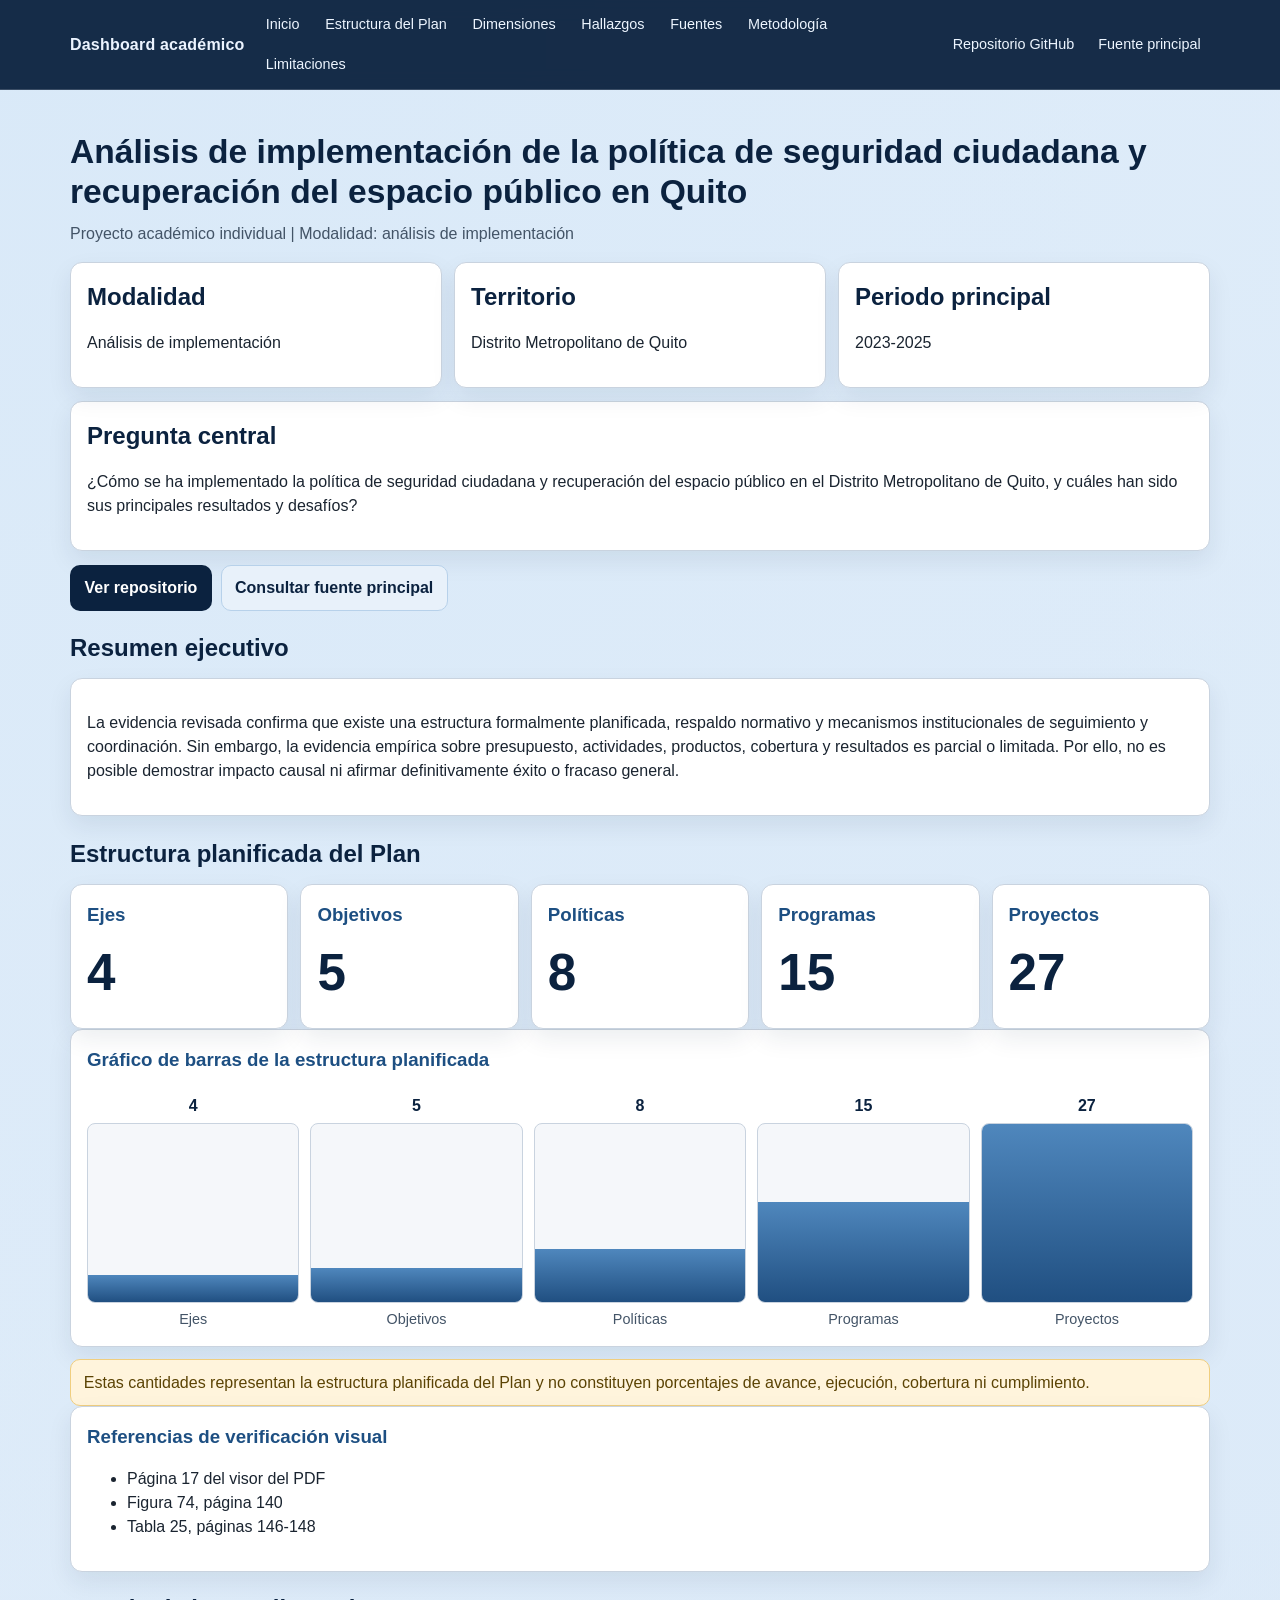
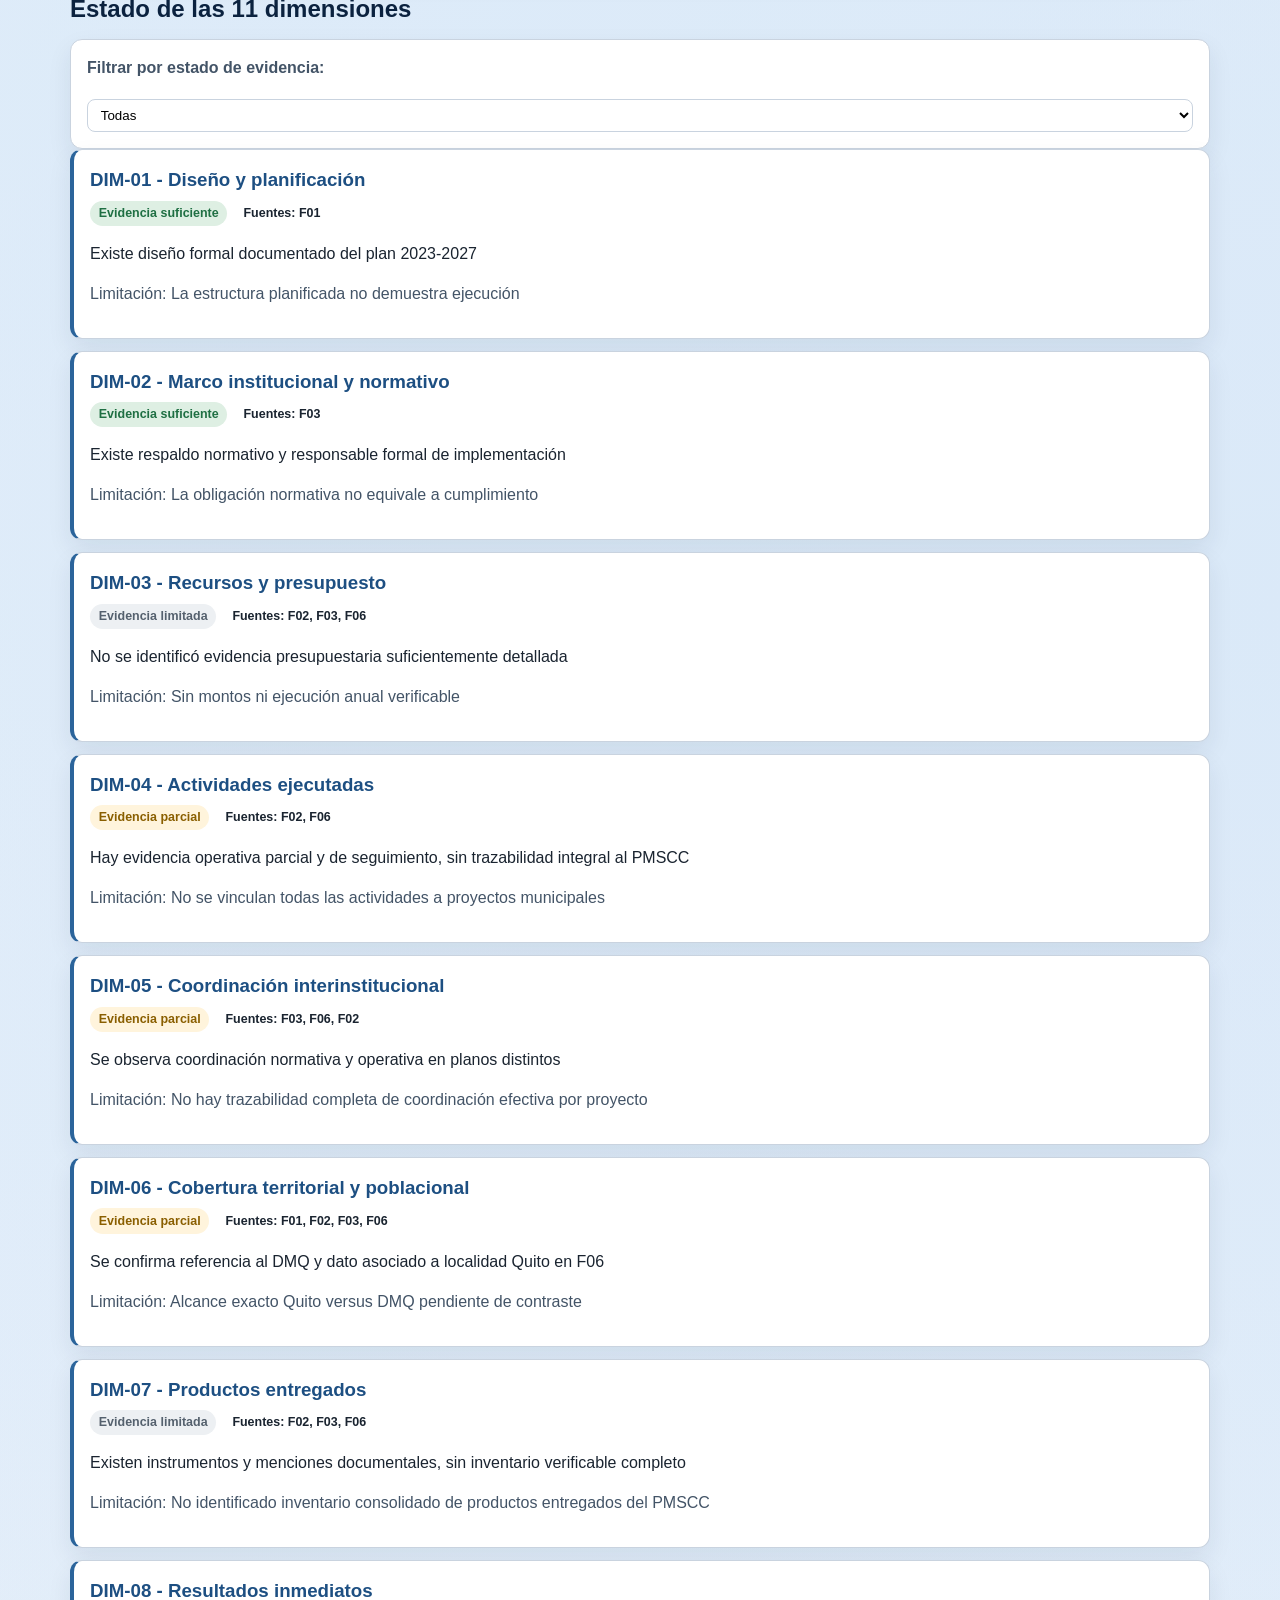
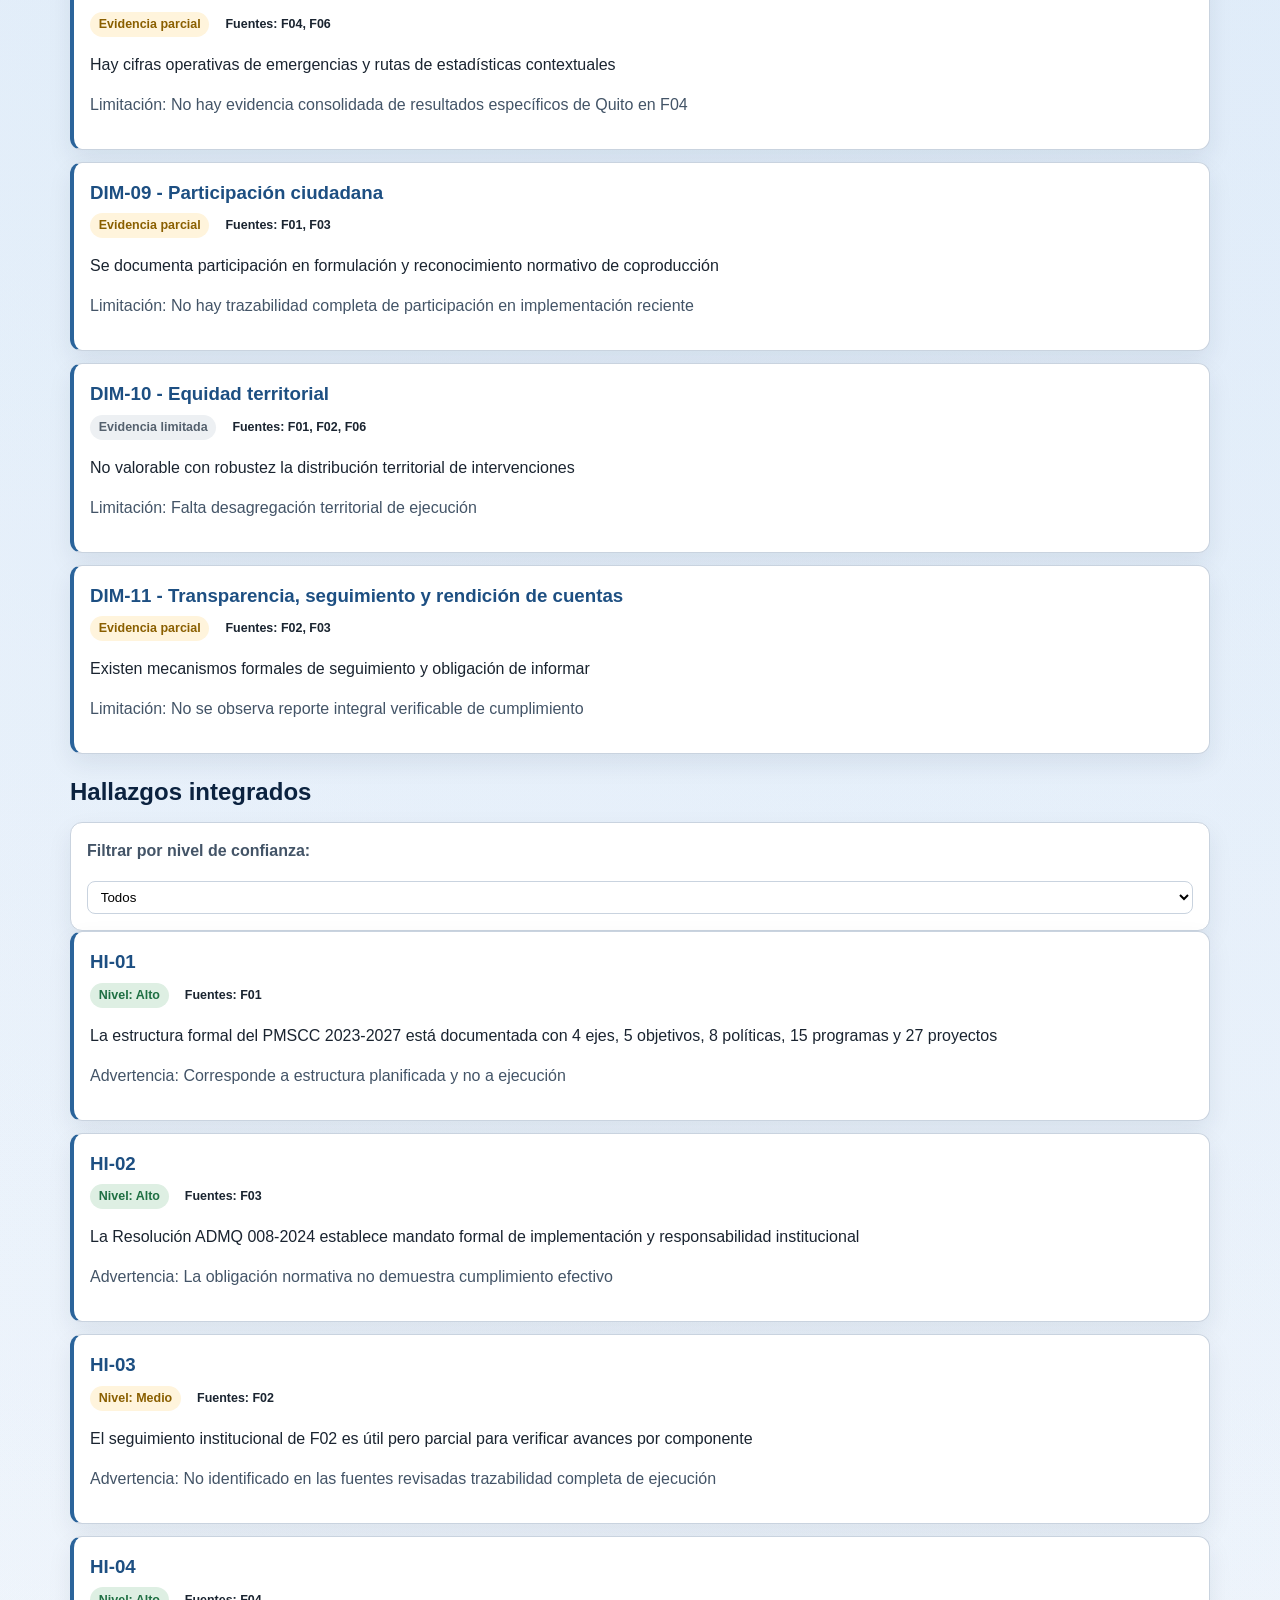
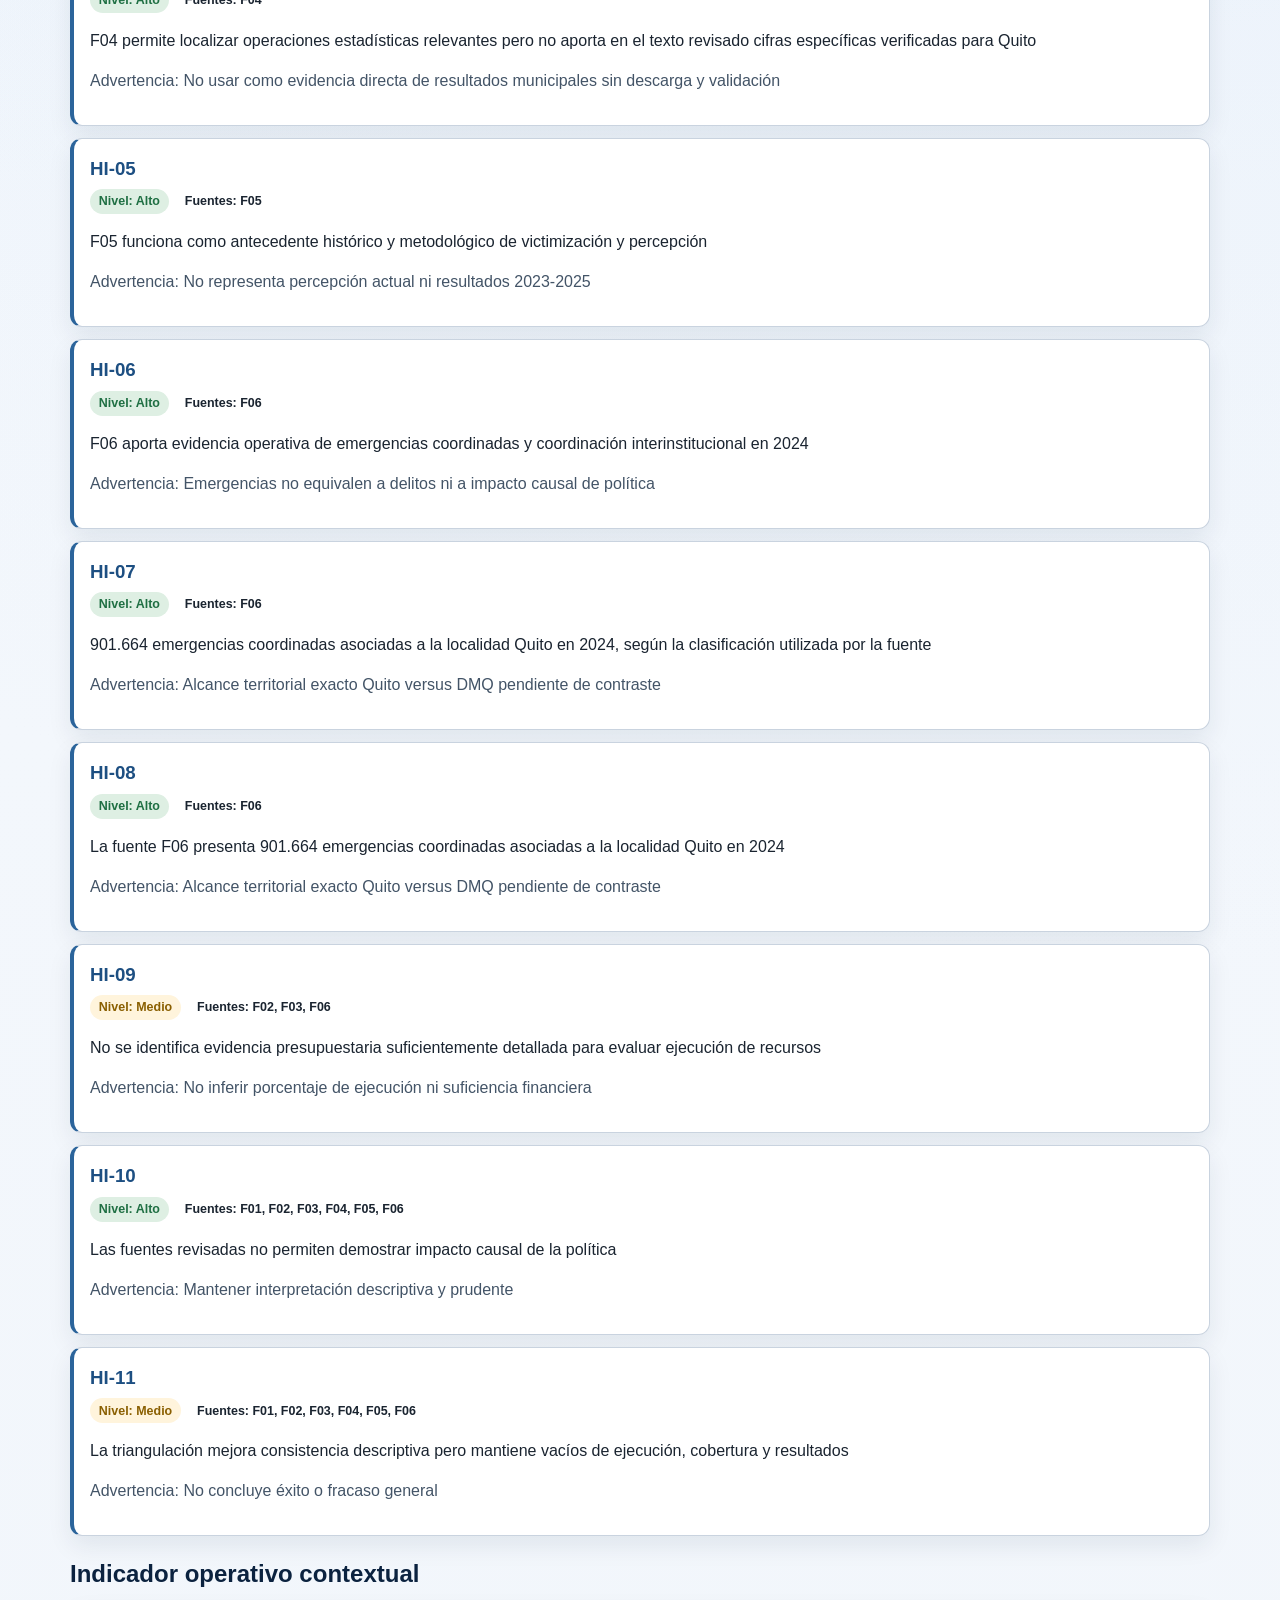
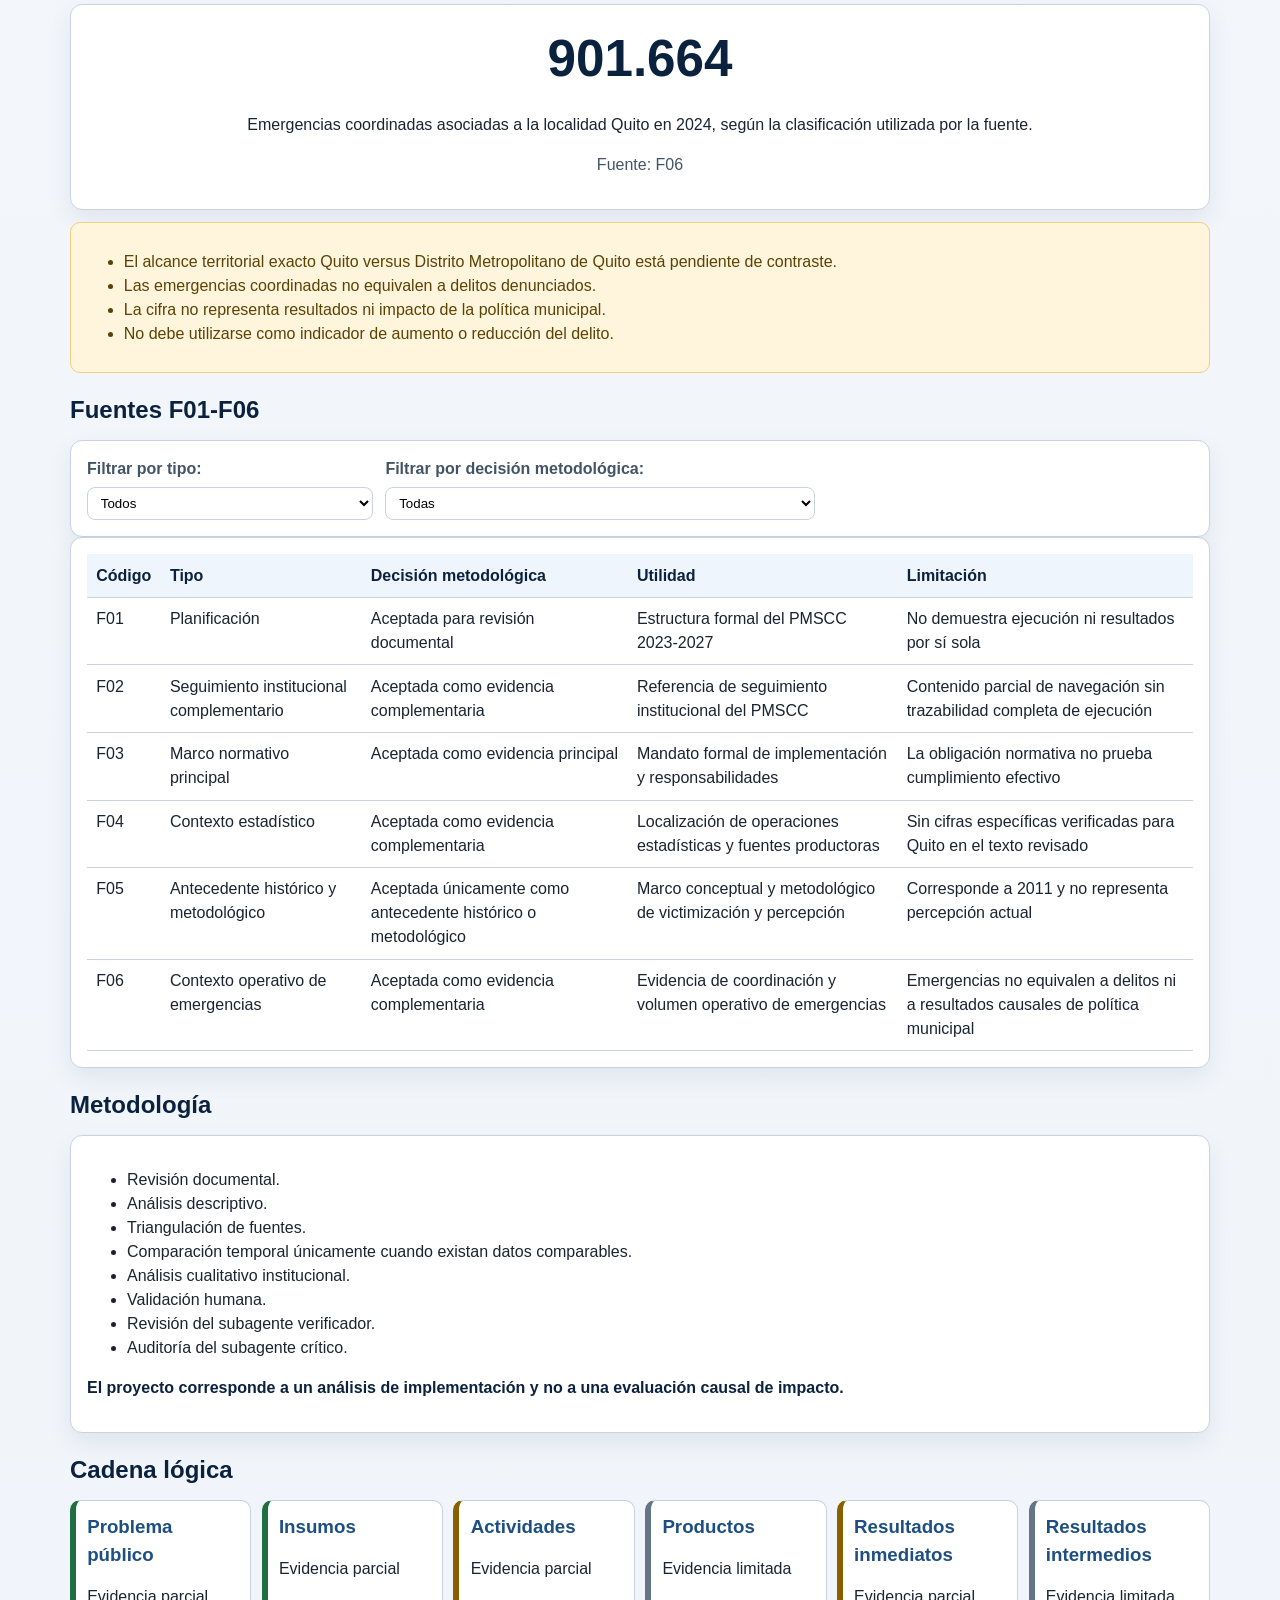
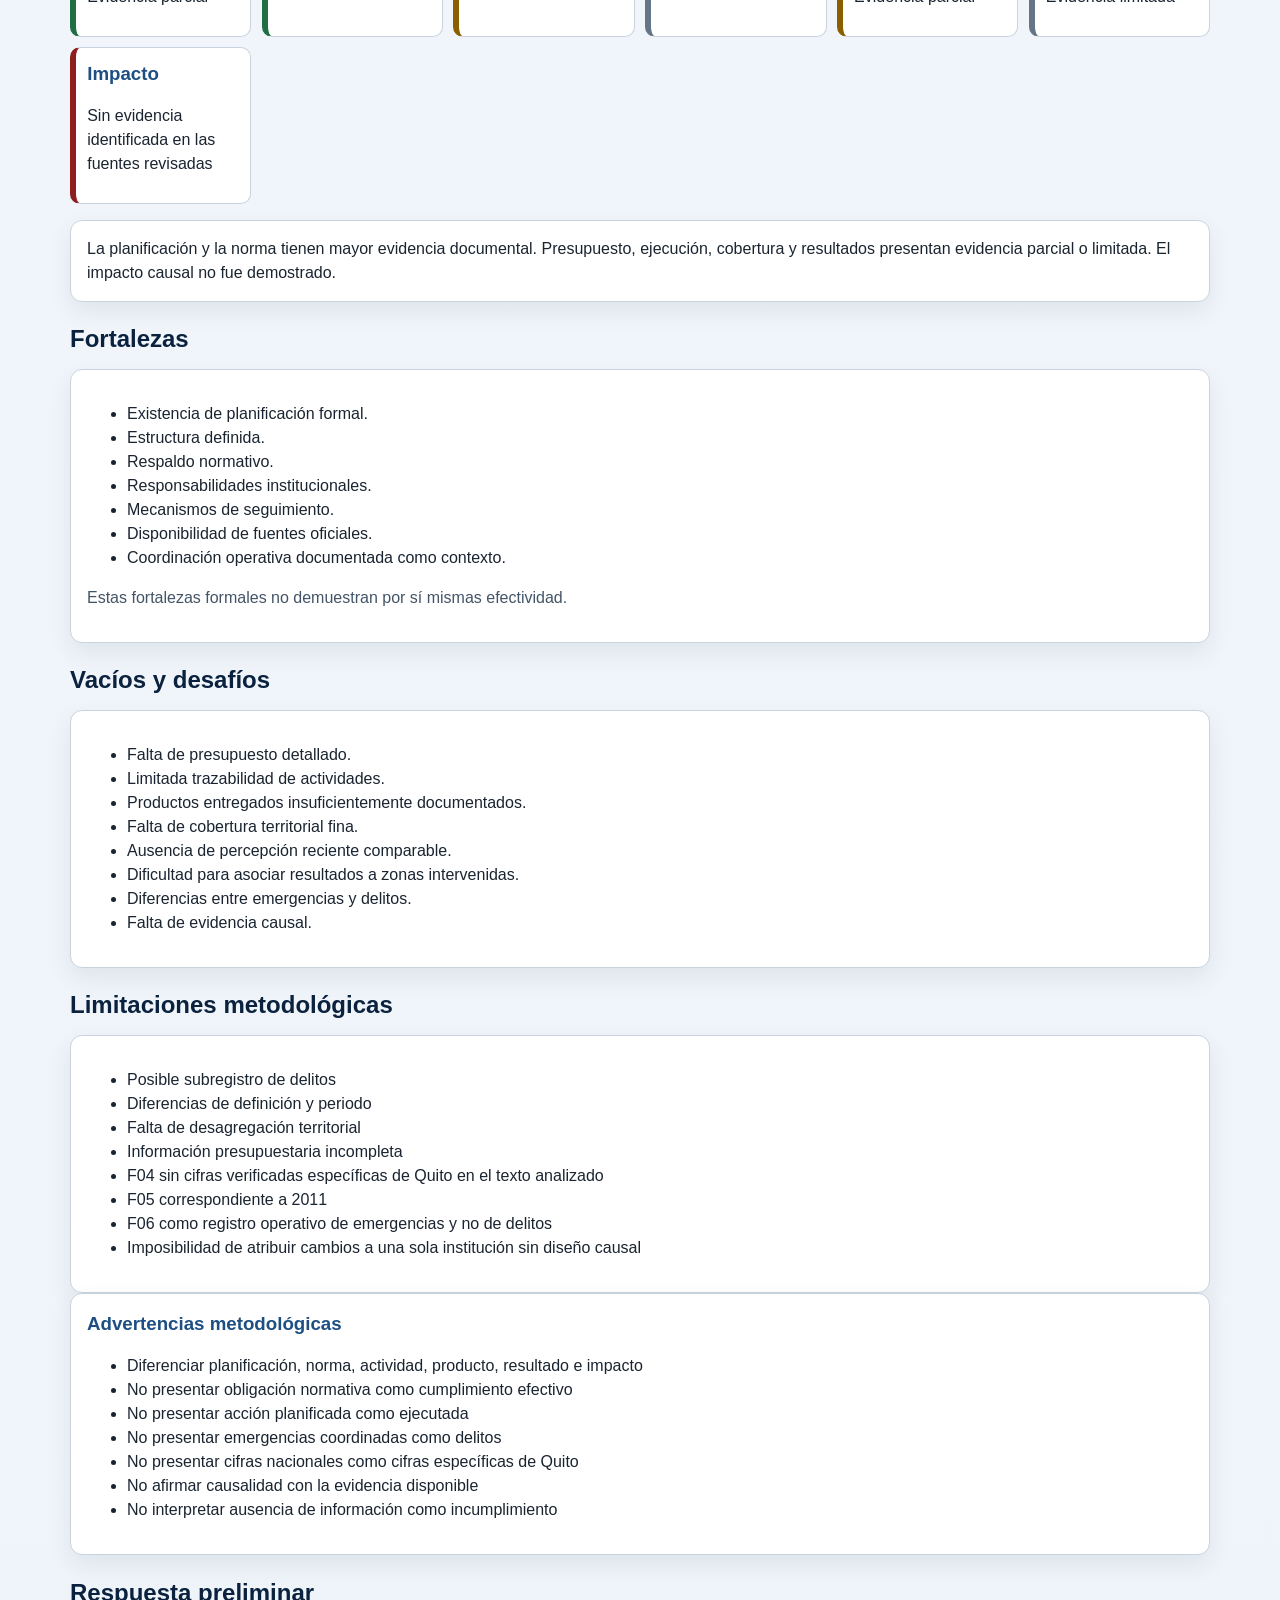
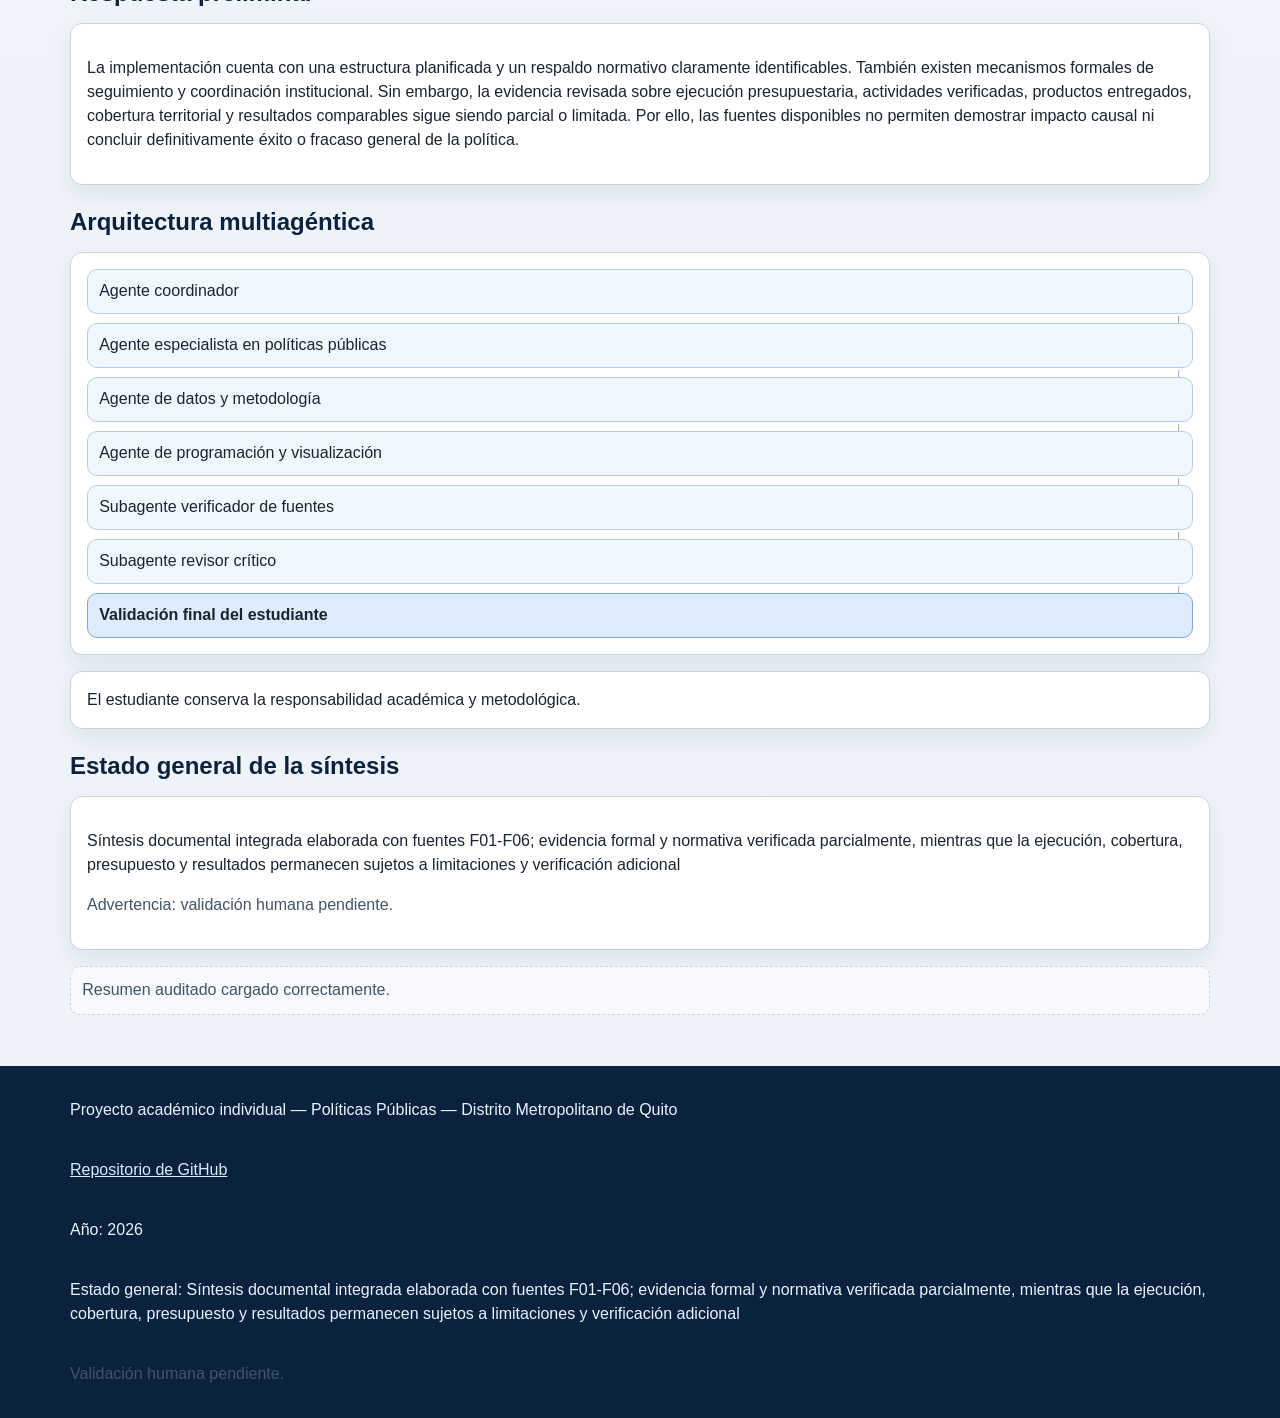
<file: dashboard/index.html>
<!doctype html>
<html lang="es">
<head>
  <meta charset="utf-8" />
  <meta name="viewport" content="width=device-width, initial-scale=1" />
  <title>Análisis de implementación de la política de seguridad ciudadana y recuperación del espacio público en Quito</title>
  <meta name="description" content="Dashboard académico sobre implementación de política pública en el Distrito Metropolitano de Quito." />
  <link rel="stylesheet" href="styles.css" />
</head>
<body>
  <a class="skip-link" href="#inicio">Saltar al contenido</a>

  <header class="topbar" role="banner">
    <div class="wrap topbar-inner">
      <div class="brand">Dashboard académico</div>

      <button id="menuToggle" class="menu-toggle" type="button" aria-expanded="false" aria-controls="mainNav">
        Menú
      </button>

      <nav id="mainNav" class="main-nav" aria-label="Navegación principal">
        <a href="#inicio">Inicio</a>
        <a href="#estructura-plan">Estructura del Plan</a>
        <a href="#dimensiones">Dimensiones</a>
        <a href="#hallazgos">Hallazgos</a>
        <a href="#fuentes">Fuentes</a>
        <a href="#metodologia">Metodología</a>
        <a href="#limitaciones">Limitaciones</a>
      </nav>

      <div class="top-links">
        <a class="top-link" href="https://github.com/danny19052005/ProyectoFinal_PoliticasPublicas" target="_blank" rel="noopener noreferrer">Repositorio GitHub</a>
        <a class="top-link" href="https://seguridad.quito.gob.ec/wp-content/uploads/2024/12/Plan-Metropolitano-de-Seguridad-Ciudadana-Version-Web.pdf" target="_blank" rel="noopener noreferrer">Fuente principal</a>
      </div>
    </div>
  </header>

  <main class="wrap">
    <section id="inicio" class="section portada" aria-labelledby="titleMain">
      <h1 id="titleMain">Análisis de implementación de la política de seguridad ciudadana y recuperación del espacio público en Quito</h1>
      <p class="sub">Proyecto académico individual | Modalidad: análisis de implementación</p>

      <div class="meta-grid">
        <article class="card"><h2>Modalidad</h2><p id="metaModalidad">Análisis de implementación</p></article>
        <article class="card"><h2>Territorio</h2><p id="metaTerritorio">Distrito Metropolitano de Quito</p></article>
        <article class="card"><h2>Periodo principal</h2><p id="metaPeriodo">2023-2025</p></article>
      </div>

      <article class="card question-card">
        <h2>Pregunta central</h2>
        <p id="preguntaCentral">¿Cómo se ha implementado la política de seguridad ciudadana y recuperación del espacio público en el Distrito Metropolitano de Quito, y cuáles han sido sus principales resultados y desafíos?</p>
      </article>

      <div class="hero-actions">
        <a class="btn primary" href="https://github.com/danny19052005/ProyectoFinal_PoliticasPublicas" target="_blank" rel="noopener noreferrer">Ver repositorio</a>
        <a class="btn secondary" href="https://seguridad.quito.gob.ec/wp-content/uploads/2024/12/Plan-Metropolitano-de-Seguridad-Ciudadana-Version-Web.pdf" target="_blank" rel="noopener noreferrer">Consultar fuente principal</a>
      </div>
    </section>

    <section id="resumen-ejecutivo" class="section" aria-labelledby="resumenTitle">
      <h2 id="resumenTitle">Resumen ejecutivo</h2>
      <article class="card">
        <p>
          La evidencia revisada confirma que existe una estructura formalmente planificada, respaldo normativo y mecanismos institucionales de seguimiento y coordinación. Sin embargo, la evidencia empírica sobre presupuesto, actividades, productos, cobertura y resultados es parcial o limitada. Por ello, no es posible demostrar impacto causal ni afirmar definitivamente éxito o fracaso general.
        </p>
      </article>
    </section>

    <section id="estructura-plan" class="section" aria-labelledby="estructuraTitle">
      <h2 id="estructuraTitle">Estructura planificada del Plan</h2>
      <div id="estructuraCards" class="cards five"></div>

      <article class="card">
        <h3>Gráfico de barras de la estructura planificada</h3>
        <div id="estructuraBars" class="bar-chart" role="img" aria-label="Gráfico de barras de ejes, objetivos, políticas, programas y proyectos"></div>
      </article>

      <div class="alert warning">
        Estas cantidades representan la estructura planificada del Plan y no constituyen porcentajes de avance, ejecución, cobertura ni cumplimiento.
      </div>

      <article class="card">
        <h3>Referencias de verificación visual</h3>
        <ul id="estructuraReferencias"></ul>
      </article>
    </section>

    <section id="dimensiones" class="section" aria-labelledby="dimensionesTitle">
      <h2 id="dimensionesTitle">Estado de las 11 dimensiones</h2>
      <div class="card filter-box">
        <label for="filterDimensionEstado">Filtrar por estado de evidencia:</label>
        <select id="filterDimensionEstado">
          <option value="all">Todas</option>
          <option value="Evidencia suficiente">Evidencia suficiente</option>
          <option value="Evidencia parcial">Evidencia parcial</option>
          <option value="Evidencia limitada">Evidencia limitada</option>
          <option value="Sin evidencia identificada en las fuentes revisadas">Sin evidencia identificada en las fuentes revisadas</option>
        </select>
      </div>
      <div id="dimensionesList" class="cards"></div>
      <p id="dimensionesEmpty" class="empty hidden">No hay dimensiones para el filtro seleccionado.</p>
    </section>

    <section id="hallazgos" class="section" aria-labelledby="hallazgosTitle">
      <h2 id="hallazgosTitle">Hallazgos integrados</h2>
      <div class="card filter-box">
        <label for="filterHallazgoNivel">Filtrar por nivel de confianza:</label>
        <select id="filterHallazgoNivel">
          <option value="all">Todos</option>
          <option value="Alto">Alto</option>
          <option value="Medio">Medio</option>
          <option value="Bajo">Bajo</option>
        </select>
      </div>
      <div id="hallazgosList" class="cards"></div>
      <p id="hallazgosEmpty" class="empty hidden">No hay hallazgos para el filtro seleccionado.</p>
    </section>

    <section id="indicador-contextual" class="section" aria-labelledby="indicadorTitle">
      <h2 id="indicadorTitle">Indicador operativo contextual</h2>
      <article class="card indicador-card">
        <p class="big-number" id="indicadorValor">901.664</p>
        <p id="indicadorDescripcion">Emergencias coordinadas asociadas a la localidad Quito en 2024, según la clasificación utilizada por la fuente.</p>
        <p class="muted">Fuente: <span id="indicadorFuente">F06</span></p>
      </article>
      <div class="alert warning">
        <ul>
          <li>El alcance territorial exacto Quito versus Distrito Metropolitano de Quito está pendiente de contraste.</li>
          <li>Las emergencias coordinadas no equivalen a delitos denunciados.</li>
          <li>La cifra no representa resultados ni impacto de la política municipal.</li>
          <li>No debe utilizarse como indicador de aumento o reducción del delito.</li>
        </ul>
      </div>
    </section>

    <section id="fuentes" class="section" aria-labelledby="fuentesTitle">
      <h2 id="fuentesTitle">Fuentes F01-F06</h2>
      <div class="card filter-grid">
        <div>
          <label for="filterFuenteTipo">Filtrar por tipo:</label>
          <select id="filterFuenteTipo">
            <option value="all">Todos</option>
          </select>
        </div>
        <div>
          <label for="filterFuenteDecision">Filtrar por decisión metodológica:</label>
          <select id="filterFuenteDecision">
            <option value="all">Todas</option>
          </select>
        </div>
      </div>
      <div class="card table-wrap">
        <table>
          <thead>
            <tr>
              <th>Código</th>
              <th>Tipo</th>
              <th>Decisión metodológica</th>
              <th>Utilidad</th>
              <th>Limitación</th>
            </tr>
          </thead>
          <tbody id="fuentesBody"></tbody>
        </table>
      </div>
      <p id="fuentesEmpty" class="empty hidden">No hay fuentes para los filtros seleccionados.</p>
    </section>

    <section id="metodologia" class="section" aria-labelledby="metodologiaTitle">
      <h2 id="metodologiaTitle">Metodología</h2>
      <article class="card">
        <ul>
          <li>Revisión documental.</li>
          <li>Análisis descriptivo.</li>
          <li>Triangulación de fuentes.</li>
          <li>Comparación temporal únicamente cuando existan datos comparables.</li>
          <li>Análisis cualitativo institucional.</li>
          <li>Validación humana.</li>
          <li>Revisión del subagente verificador.</li>
          <li>Auditoría del subagente crítico.</li>
        </ul>
        <p class="strong-note">El proyecto corresponde a un análisis de implementación y no a una evaluación causal de impacto.</p>
      </article>
    </section>

    <section id="cadena-logica" class="section" aria-labelledby="cadenaTitle">
      <h2 id="cadenaTitle">Cadena lógica</h2>
      <div class="logic-grid" aria-label="Diagrama de cadena lógica de implementación">
        <article class="logic-card evidence-high"><h3>Problema público</h3><p>Evidencia parcial</p></article>
        <article class="logic-card evidence-high"><h3>Insumos</h3><p>Evidencia parcial</p></article>
        <article class="logic-card evidence-mid"><h3>Actividades</h3><p>Evidencia parcial</p></article>
        <article class="logic-card evidence-low"><h3>Productos</h3><p>Evidencia limitada</p></article>
        <article class="logic-card evidence-mid"><h3>Resultados inmediatos</h3><p>Evidencia parcial</p></article>
        <article class="logic-card evidence-low"><h3>Resultados intermedios</h3><p>Evidencia limitada</p></article>
        <article class="logic-card evidence-none"><h3>Impacto</h3><p>Sin evidencia identificada en las fuentes revisadas</p></article>
      </div>
      <p class="card">
        La planificación y la norma tienen mayor evidencia documental. Presupuesto, ejecución, cobertura y resultados presentan evidencia parcial o limitada. El impacto causal no fue demostrado.
      </p>
    </section>

    <section id="fortalezas" class="section" aria-labelledby="fortalezasTitle">
      <h2 id="fortalezasTitle">Fortalezas</h2>
      <article class="card">
        <ul>
          <li>Existencia de planificación formal.</li>
          <li>Estructura definida.</li>
          <li>Respaldo normativo.</li>
          <li>Responsabilidades institucionales.</li>
          <li>Mecanismos de seguimiento.</li>
          <li>Disponibilidad de fuentes oficiales.</li>
          <li>Coordinación operativa documentada como contexto.</li>
        </ul>
        <p class="muted">Estas fortalezas formales no demuestran por sí mismas efectividad.</p>
      </article>
    </section>

    <section id="vacios-desafios" class="section" aria-labelledby="vaciosTitle">
      <h2 id="vaciosTitle">Vacíos y desafíos</h2>
      <article class="card">
        <ul>
          <li>Falta de presupuesto detallado.</li>
          <li>Limitada trazabilidad de actividades.</li>
          <li>Productos entregados insuficientemente documentados.</li>
          <li>Falta de cobertura territorial fina.</li>
          <li>Ausencia de percepción reciente comparable.</li>
          <li>Dificultad para asociar resultados a zonas intervenidas.</li>
          <li>Diferencias entre emergencias y delitos.</li>
          <li>Falta de evidencia causal.</li>
        </ul>
      </article>
    </section>

    <section id="limitaciones" class="section" aria-labelledby="limitacionesTitle">
      <h2 id="limitacionesTitle">Limitaciones metodológicas</h2>
      <article class="card">
        <ul id="limitacionesList"></ul>
      </article>
      <article class="card">
        <h3>Advertencias metodológicas</h3>
        <ul id="advertenciasList"></ul>
      </article>
    </section>

    <section id="respuesta-preliminar" class="section" aria-labelledby="respuestaTitle">
      <h2 id="respuestaTitle">Respuesta preliminar</h2>
      <article class="card">
        <p>
          La implementación cuenta con una estructura planificada y un respaldo normativo claramente identificables. También existen mecanismos formales de seguimiento y coordinación institucional. Sin embargo, la evidencia revisada sobre ejecución presupuestaria, actividades verificadas, productos entregados, cobertura territorial y resultados comparables sigue siendo parcial o limitada. Por ello, las fuentes disponibles no permiten demostrar impacto causal ni concluir definitivamente éxito o fracaso general de la política.
        </p>
      </article>
    </section>

    <section id="arquitectura" class="section" aria-labelledby="arquitecturaTitle">
      <h2 id="arquitecturaTitle">Arquitectura multiagéntica</h2>
      <div class="agent-diagram card" aria-label="Diagrama de arquitectura multiagéntica">
        <div class="agent">Agente coordinador</div>
        <div class="agent">Agente especialista en políticas públicas</div>
        <div class="agent">Agente de datos y metodología</div>
        <div class="agent">Agente de programación y visualización</div>
        <div class="agent">Subagente verificador de fuentes</div>
        <div class="agent">Subagente revisor crítico</div>
        <div class="agent final">Validación final del estudiante</div>
      </div>
      <p class="card">El estudiante conserva la responsabilidad académica y metodológica.</p>
    </section>

    <section class="section" aria-labelledby="estadoGeneralTitle">
      <h2 id="estadoGeneralTitle">Estado general de la síntesis</h2>
      <article class="card">
        <p id="estadoGeneral"></p>
        <p class="muted">Advertencia: validación humana pendiente.</p>
      </article>
    </section>

    <div id="statusBox" class="status-box" role="status" aria-live="polite">Cargando resumen auditado...</div>
  </main>

  <footer class="footer">
    <div class="wrap footer-grid">
      <p>Proyecto académico individual — Políticas Públicas — Distrito Metropolitano de Quito</p>
      <p><a href="https://github.com/danny19052005/ProyectoFinal_PoliticasPublicas" target="_blank" rel="noopener noreferrer">Repositorio de GitHub</a></p>
      <p>Año: <span id="yearNow"></span></p>
      <p id="footerEstado"></p>
      <p class="muted">Validación humana pendiente.</p>
    </div>
  </footer>

  <button id="toTopBtn" class="to-top" type="button" aria-label="Volver arriba">↑</button>

  <script src="script.js" defer></script>
</body>
</html>
</file>
<file: dashboard/styles.css>
:root {
  --blue-900: #0b223f;
  --blue-700: #1d4f82;
  --blue-600: #2b649b;
  --blue-100: #e8f1fa;
  --white: #ffffff;
  --gray-50: #f5f7fa;
  --gray-100: #e9edf2;
  --gray-300: #c9d3df;
  --gray-600: #435467;
  --gray-900: #1a2430;
  --ok-bg: #deefe3;
  --ok-fg: #1f6f43;
  --mid-bg: #fff4dc;
  --mid-fg: #8a5f00;
  --low-bg: #edf0f3;
  --low-fg: #55616e;
  --none-bg: #fce7e7;
  --none-fg: #8d1f1f;
  --shadow: 0 10px 24px rgba(11, 34, 63, 0.08);
  --radius: 12px;
}

* {
  box-sizing: border-box;
}

html {
  scroll-behavior: smooth;
}

body {
  margin: 0;
  font-family: -apple-system, BlinkMacSystemFont, "Segoe UI", "Helvetica Neue", Arial, sans-serif;
  color: var(--gray-900);
  background:
    radial-gradient(circle at 0% 0%, #d9e9f8 0, rgba(217, 233, 248, 0) 45%),
    radial-gradient(circle at 100% 20%, #dce9f8 0, rgba(220, 233, 248, 0) 40%),
    linear-gradient(180deg, #f8fbff 0%, #eef3f9 100%);
  line-height: 1.5;
}

.wrap {
  width: min(1140px, 92%);
  margin: 0 auto;
}

.skip-link {
  position: absolute;
  left: -9999px;
  top: auto;
}

.skip-link:focus {
  left: 1rem;
  top: 1rem;
  background: var(--white);
  color: var(--blue-900);
  padding: 0.55rem 0.8rem;
  border-radius: 8px;
  z-index: 2000;
}

.topbar {
  position: sticky;
  top: 0;
  z-index: 1000;
  border-bottom: 1px solid rgba(255, 255, 255, 0.16);
  background: rgba(11, 34, 63, 0.95);
  backdrop-filter: blur(8px);
}

.topbar-inner {
  min-height: 64px;
  display: grid;
  grid-template-columns: auto 1fr auto;
  gap: 0.75rem;
  align-items: center;
  padding: 0.5rem 0;
}

.brand {
  color: #ecf4ff;
  font-weight: 700;
  letter-spacing: 0.2px;
}

.menu-toggle {
  display: none;
  border: 1px solid rgba(255, 255, 255, 0.35);
  background: transparent;
  color: #eef5ff;
  border-radius: 8px;
  padding: 0.4rem 0.65rem;
}

.main-nav {
  display: flex;
  gap: 0.45rem;
  flex-wrap: wrap;
}

.main-nav a,
.top-link {
  color: #edf5ff;
  text-decoration: none;
  font-size: 0.9rem;
  border-radius: 8px;
  padding: 0.36rem 0.58rem;
}

.main-nav a:hover,
.main-nav a:focus-visible,
.top-link:hover,
.top-link:focus-visible {
  background: rgba(255, 255, 255, 0.16);
}

.top-links {
  display: flex;
  gap: 0.35rem;
  flex-wrap: wrap;
  justify-content: flex-end;
}

main {
  padding: 1.4rem 0 2rem;
}

.section {
  margin-top: 1.2rem;
}

.section h2 {
  margin: 0 0 0.75rem;
  color: var(--blue-900);
}

h1 {
  margin: 0;
  color: var(--blue-900);
  font-size: clamp(1.35rem, 2.8vw, 2.1rem);
  line-height: 1.2;
}

h3 {
  margin: 0 0 0.4rem;
  color: var(--blue-700);
}

.sub {
  margin: 0.6rem 0 1rem;
  color: var(--gray-600);
}

.card {
  background: var(--white);
  border: 1px solid var(--gray-300);
  border-radius: var(--radius);
  box-shadow: var(--shadow);
  padding: 1rem;
}

.meta-grid {
  display: grid;
  gap: 0.75rem;
  grid-template-columns: repeat(auto-fit, minmax(190px, 1fr));
}

.question-card {
  margin-top: 0.8rem;
}

.hero-actions {
  display: flex;
  flex-wrap: wrap;
  gap: 0.55rem;
  margin-top: 0.9rem;
}

.btn {
  display: inline-block;
  border-radius: 10px;
  text-decoration: none;
  padding: 0.62rem 0.84rem;
  font-weight: 700;
  border: 1px solid transparent;
}

.btn.primary {
  background: var(--blue-900);
  color: var(--white);
}

.btn.secondary {
  background: var(--blue-100);
  color: var(--blue-900);
  border-color: #b7d1ea;
}

.cards {
  display: grid;
  gap: 0.75rem;
}

.cards.five {
  grid-template-columns: repeat(auto-fit, minmax(160px, 1fr));
}

.dim-card,
.hallazgo-card {
  border-left: 4px solid var(--blue-600);
}

.chip {
  display: inline-block;
  font-size: 0.78rem;
  border-radius: 999px;
  padding: 0.2rem 0.55rem;
  font-weight: 700;
}

.chip.estado-suficiente {
  background: var(--ok-bg);
  color: var(--ok-fg);
}

.chip.estado-parcial {
  background: var(--mid-bg);
  color: var(--mid-fg);
}

.chip.estado-limitada {
  background: var(--low-bg);
  color: var(--low-fg);
}

.chip.estado-sin {
  background: var(--none-bg);
  color: var(--none-fg);
}

.chip.nivel-alto {
  background: var(--ok-bg);
  color: var(--ok-fg);
}

.chip.nivel-medio {
  background: var(--mid-bg);
  color: var(--mid-fg);
}

.chip.nivel-bajo {
  background: var(--none-bg);
  color: var(--none-fg);
}

.dim-meta,
.hallazgo-meta {
  display: flex;
  gap: 0.45rem;
  flex-wrap: wrap;
  margin-bottom: 0.5rem;
}

.bar-chart {
  display: grid;
  grid-template-columns: repeat(auto-fit, minmax(125px, 1fr));
  gap: 0.7rem;
  align-items: end;
  min-height: 250px;
}

.bar-item {
  display: flex;
  flex-direction: column;
  align-items: center;
  gap: 0.35rem;
}

.bar-value {
  font-weight: 700;
  color: var(--blue-900);
}

.bar-track {
  width: 100%;
  height: 180px;
  border: 1px solid var(--gray-300);
  border-radius: 8px;
  overflow: hidden;
  background: var(--gray-50);
  display: flex;
  align-items: flex-end;
}

.bar-fill {
  width: 100%;
  height: 0;
  background: linear-gradient(180deg, #4f87bd 0%, #204f81 100%);
  transition: height 0.8s ease;
}

.bar-label {
  text-align: center;
  color: var(--gray-600);
  font-size: 0.9rem;
}

.filter-box,
.filter-grid {
  display: flex;
  gap: 0.8rem;
  align-items: end;
  flex-wrap: wrap;
}

.filter-grid > div {
  min-width: 240px;
}

label {
  display: block;
  margin-bottom: 0.35rem;
  color: var(--gray-600);
  font-weight: 600;
}

select {
  width: 100%;
  border: 1px solid var(--gray-300);
  border-radius: 8px;
  padding: 0.45rem 0.55rem;
  background: var(--white);
}

.alert {
  border-radius: 10px;
  border: 1px solid;
  padding: 0.65rem 0.8rem;
  margin-top: 0.75rem;
}

.alert.warning {
  background: #fff4dc;
  border-color: #f0ce7f;
  color: #5b4304;
}

.table-wrap {
  overflow-x: auto;
}

table {
  width: 100%;
  border-collapse: collapse;
}

th,
td {
  border-bottom: 1px solid var(--gray-300);
  text-align: left;
  vertical-align: top;
  padding: 0.58rem;
}

th {
  background: #eef5fd;
  color: var(--blue-900);
}

.indicador-card {
  text-align: center;
}

.big-number {
  margin: 0;
  font-size: clamp(2rem, 5.6vw, 3.2rem);
  font-weight: 800;
  color: var(--blue-900);
}

.logic-grid {
  display: grid;
  gap: 0.65rem;
  grid-template-columns: repeat(auto-fit, minmax(170px, 1fr));
}

.logic-card {
  border: 1px solid var(--gray-300);
  border-radius: 10px;
  background: var(--white);
  padding: 0.7rem;
}

.evidence-high {
  border-left: 6px solid #1f6f43;
}

.evidence-mid {
  border-left: 6px solid #8a5f00;
}

.evidence-low {
  border-left: 6px solid #657585;
}

.evidence-none {
  border-left: 6px solid #8d1f1f;
}

.agent-diagram {
  display: grid;
  gap: 0.55rem;
}

.agent {
  border: 1px solid #b8cde2;
  border-radius: 10px;
  background: #f1f7fe;
  padding: 0.6rem 0.7rem;
  position: relative;
}

.agent:not(.final)::after {
  content: "↓";
  position: absolute;
  right: 0.6rem;
  bottom: -1.18rem;
  color: #6783a1;
  font-weight: 700;
}

.agent.final {
  border-color: #7ca8d3;
  background: #dcecfb;
  font-weight: 700;
}

.strong-note {
  font-weight: 700;
  color: var(--blue-900);
}

.status-box {
  margin-top: 1rem;
  border: 1px dashed var(--gray-300);
  border-radius: 10px;
  padding: 0.7rem;
  background: #f7f9fc;
  color: var(--gray-600);
}

.status-box.error {
  background: #fdebea;
  border-color: #e4aaa8;
  color: #7e1916;
}

.empty {
  color: var(--gray-600);
  font-style: italic;
  margin: 0.6rem 0 0;
}

.hidden {
  display: none;
}

.muted {
  color: var(--gray-600);
}

.footer {
  margin-top: 1.2rem;
  background: var(--blue-900);
  color: #e9f2fe;
  padding: 1rem 0;
}

.footer a {
  color: #d8ebff;
}

.footer-grid {
  display: grid;
  gap: 0.25rem;
}

.to-top {
  position: fixed;
  right: 1rem;
  bottom: 1rem;
  width: 42px;
  height: 42px;
  border: none;
  border-radius: 999px;
  background: var(--blue-700);
  color: var(--white);
  font-size: 1.1rem;
  box-shadow: var(--shadow);
  cursor: pointer;
  display: none;
}

.to-top.show {
  display: inline-block;
}

@media (max-width: 930px) {
  .topbar-inner {
    grid-template-columns: 1fr auto;
    grid-template-areas:
      "brand toggle"
      "nav nav"
      "links links";
  }

  .brand {
    grid-area: brand;
  }

  .menu-toggle {
    grid-area: toggle;
    display: inline-block;
  }

  .main-nav {
    grid-area: nav;
    display: none;
    padding-top: 0.3rem;
  }

  .main-nav.open {
    display: flex;
  }

  .top-links {
    grid-area: links;
    justify-content: flex-start;
  }
}

@media (max-width: 640px) {
  .bar-track {
    height: 140px;
  }

  .bar-chart {
    min-height: 200px;
  }
}

@media print {
  .topbar,
  .menu-toggle,
  .to-top,
  .status-box,
  .hero-actions,
  .top-links {
    display: none !important;
  }

  body {
    background: #fff;
  }

  .card {
    box-shadow: none;
    border-color: #b8c2cf;
  }
}
</file>
